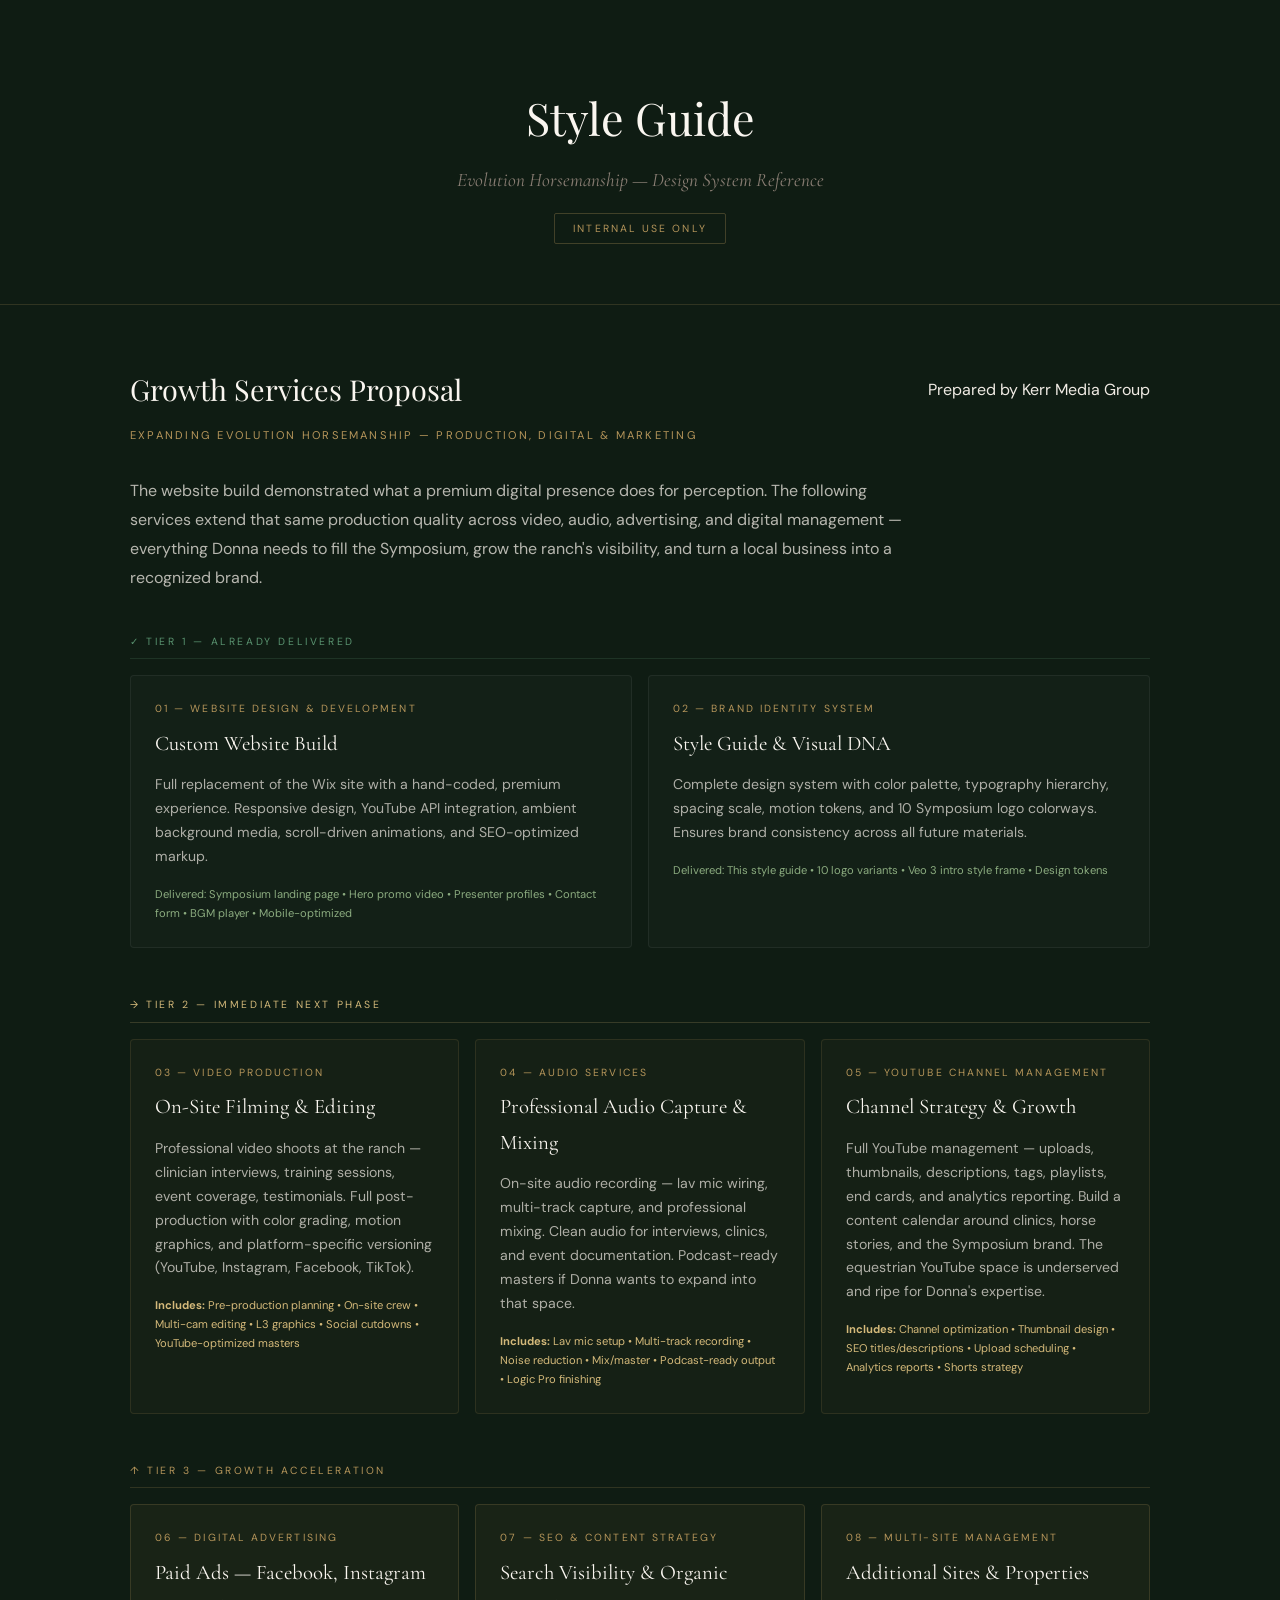
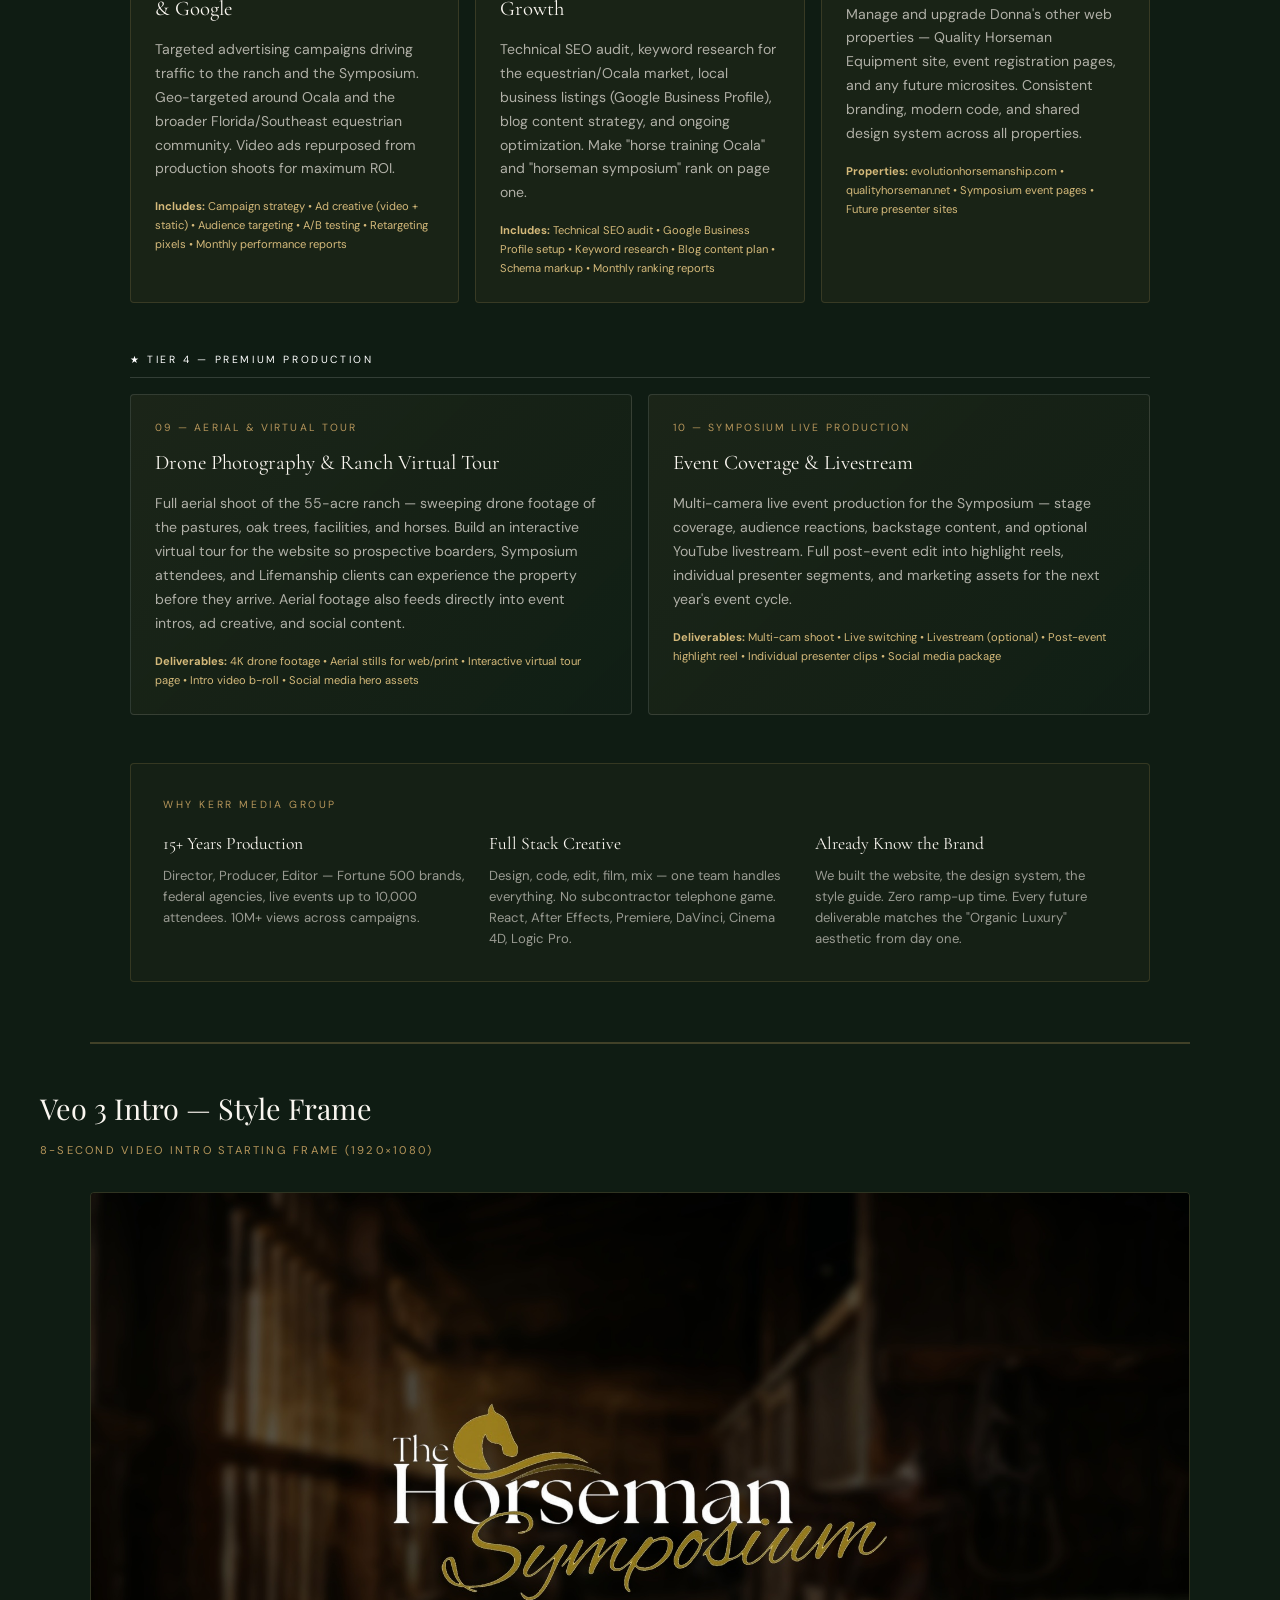
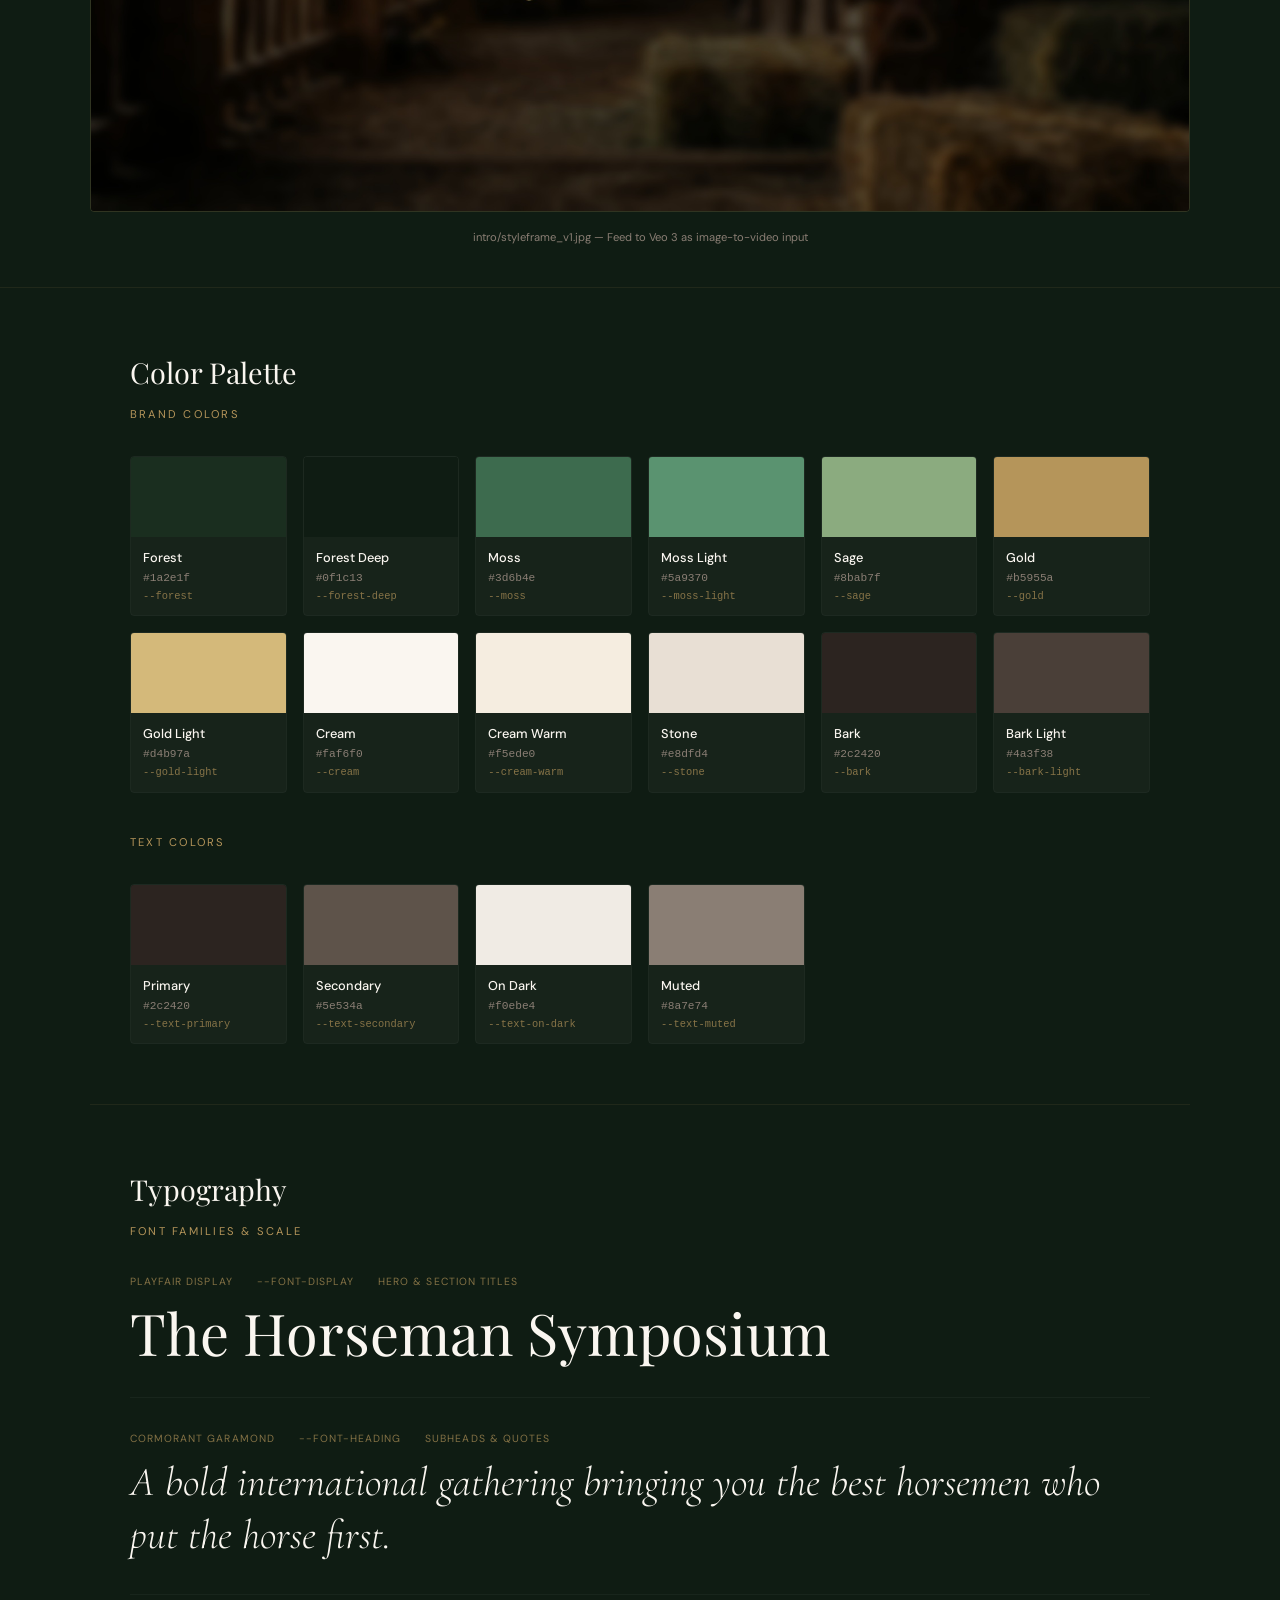
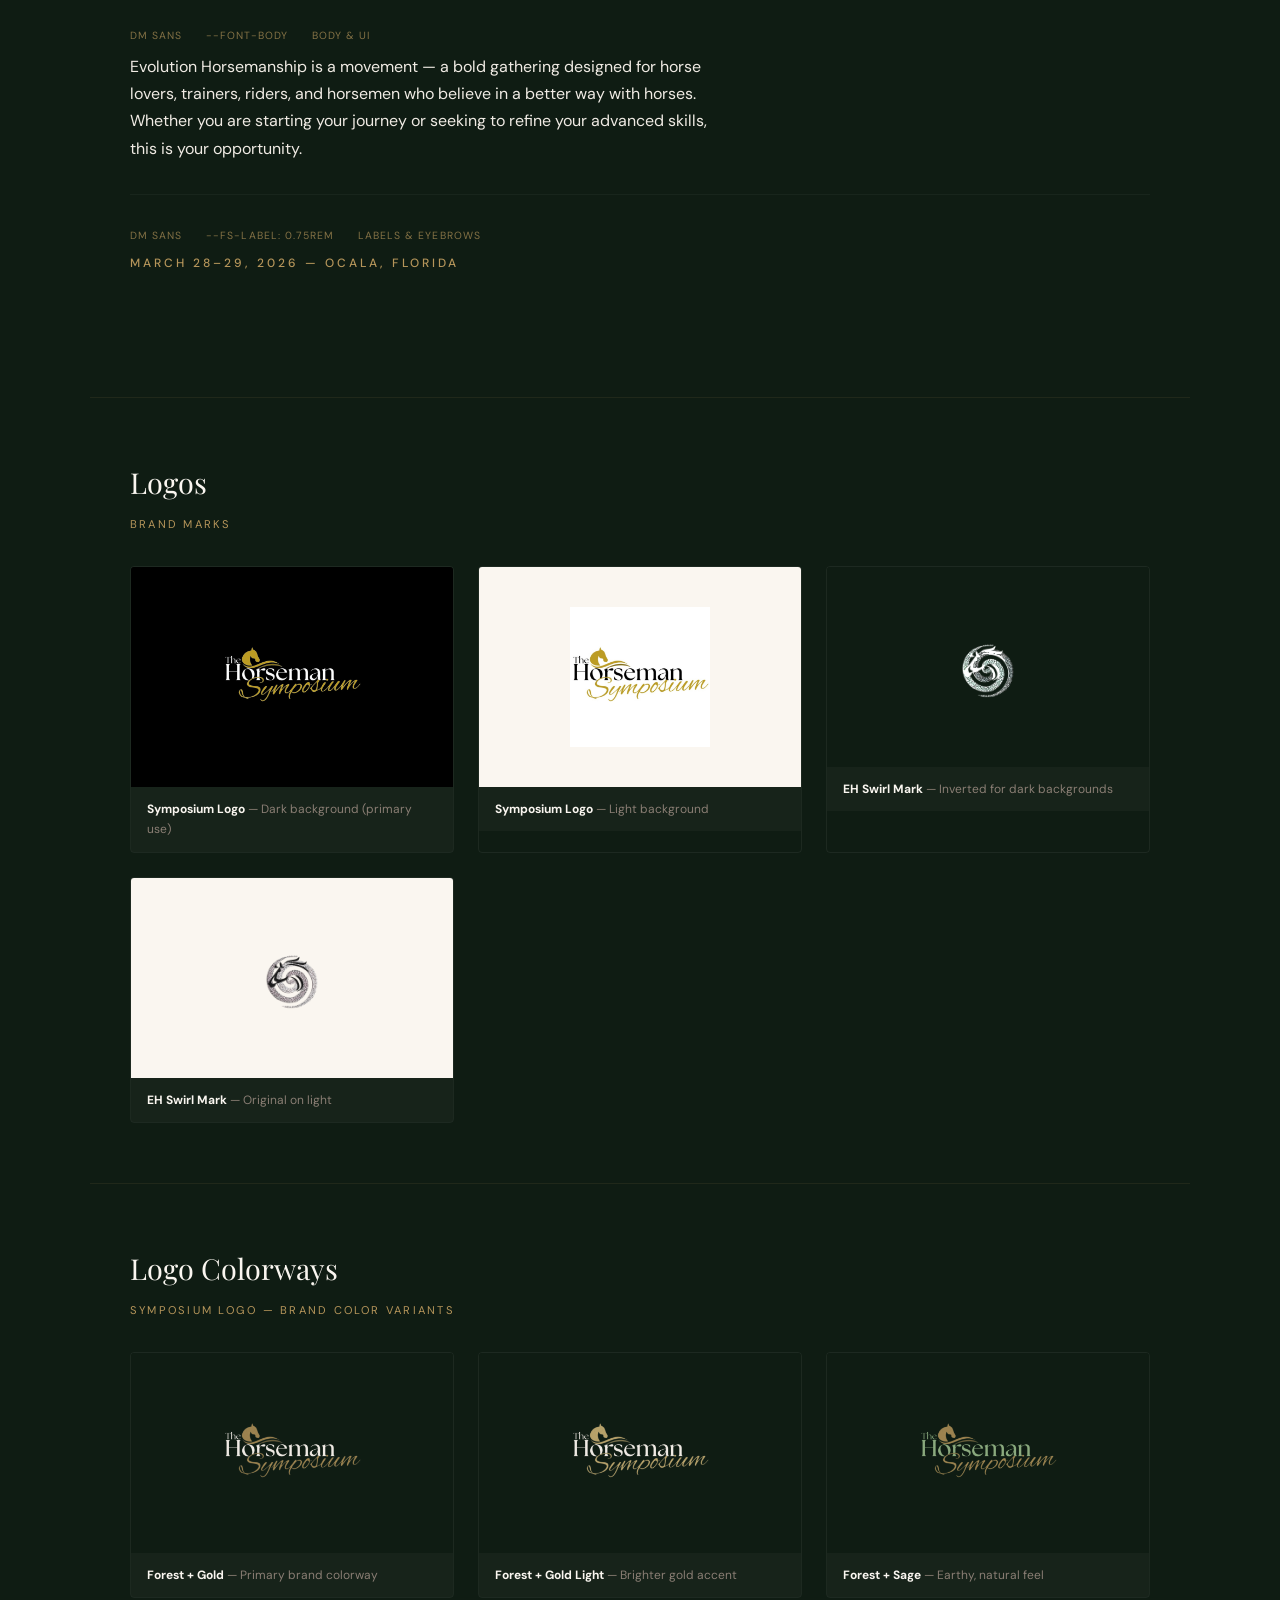
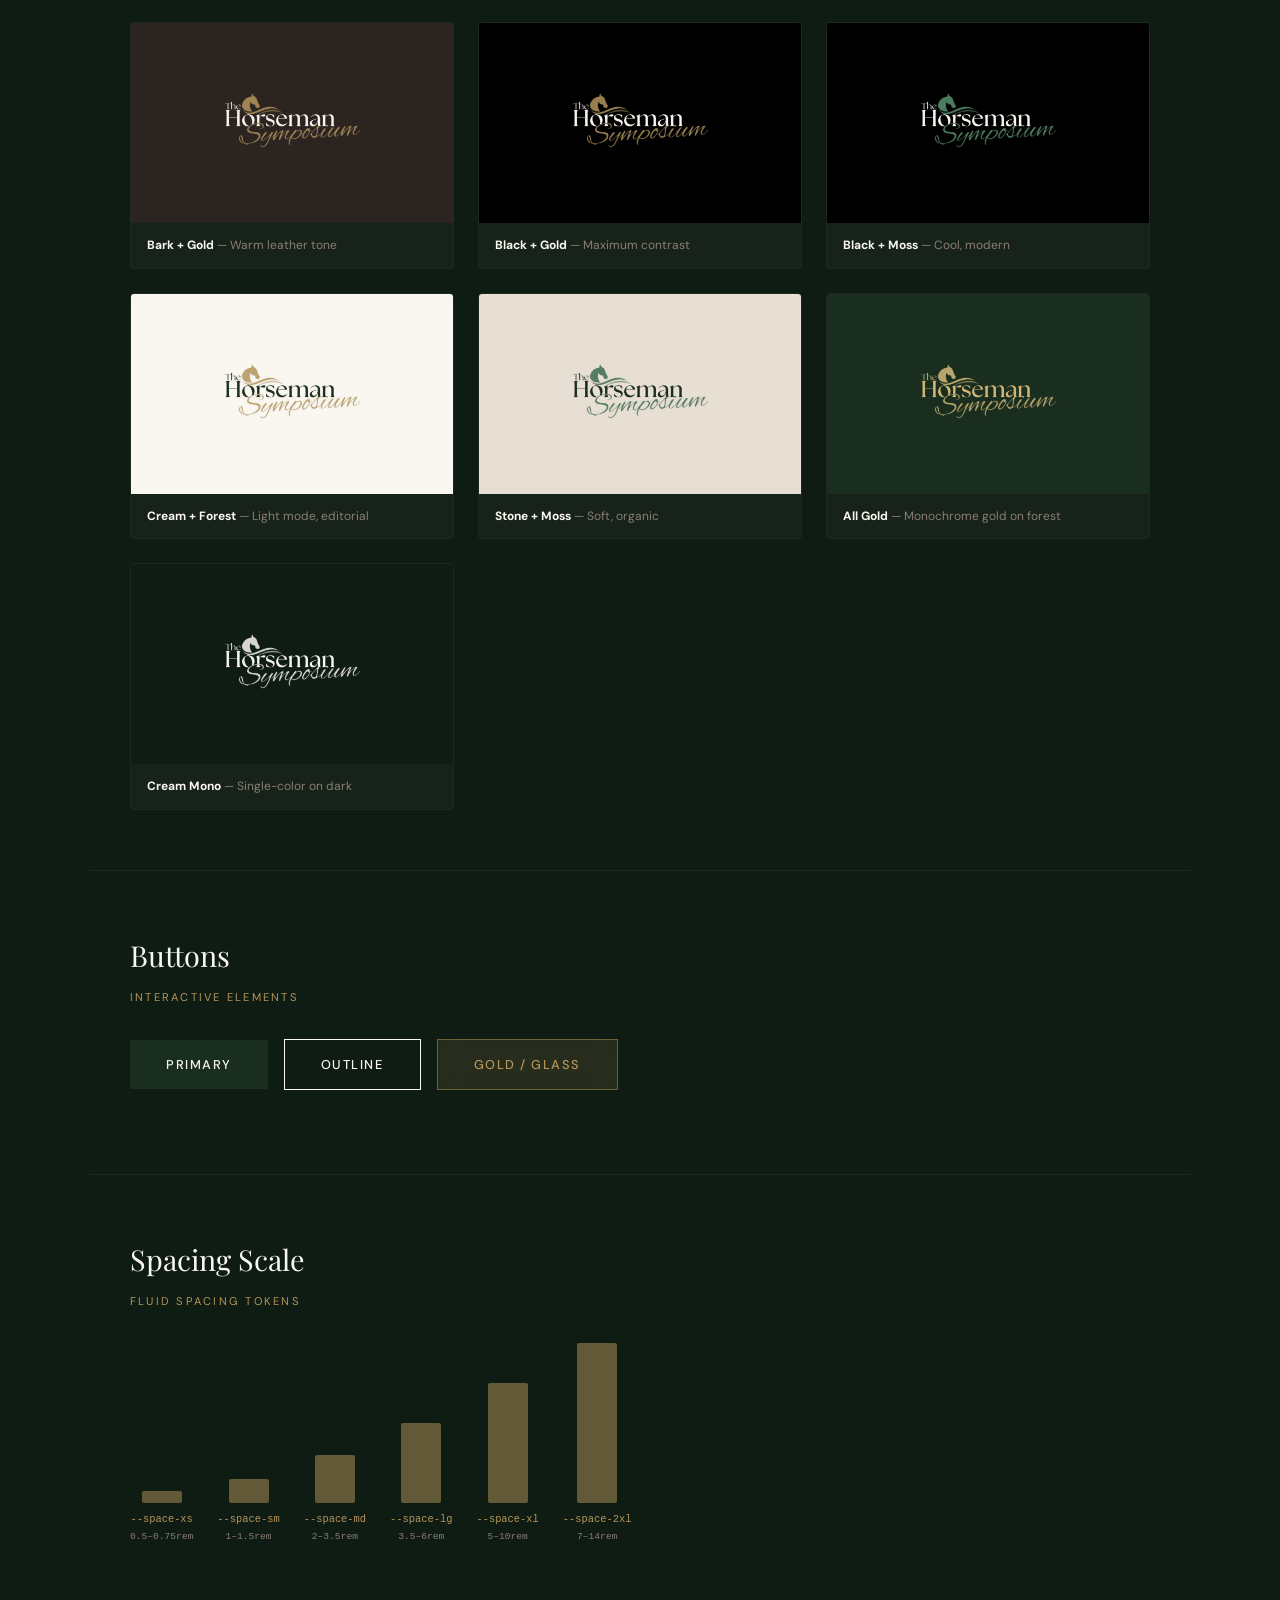
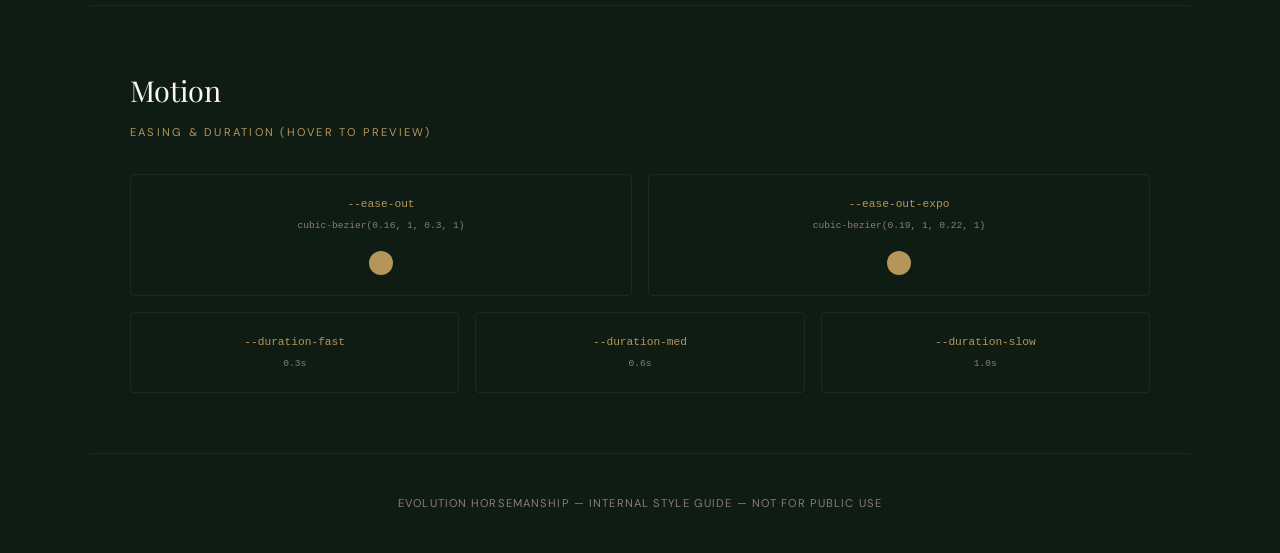
<file: src/styleguide.html>
<!DOCTYPE html>
<html lang="en">
<head>
<meta charset="UTF-8">
<meta name="viewport" content="width=device-width, initial-scale=1.0">
<title>Style Guide — Evolution Horsemanship (Internal)</title>
<link href="https://fonts.googleapis.com/css2?family=Cormorant+Garamond:ital,wght@0,300;0,400;0,500;0,600;0,700;1,300;1,400&family=DM+Sans:ital,wght@0,300;0,400;0,500;0,700;1,400&family=Playfair+Display:ital,wght@0,400;0,500;0,600;0,700;0,800;1,400;1,500&family=Great+Vibes&display=swap" rel="stylesheet">
<style>
:root {
  --forest: #1a2e1f; --forest-deep: #0f1c13; --moss: #3d6b4e; --moss-light: #5a9370;
  --sage: #8bab7f; --gold: #b5955a; --gold-light: #d4b97a; --cream: #faf6f0;
  --cream-warm: #f5ede0; --stone: #e8dfd4; --bark: #2c2420; --bark-light: #4a3f38;
  --text-primary: #2c2420; --text-secondary: #5e534a; --text-on-dark: #f0ebe4; --text-muted: #8a7e74;
  --font-display: 'Playfair Display', Georgia, serif;
  --font-heading: 'Cormorant Garamond', Georgia, serif;
  --font-body: 'DM Sans', -apple-system, sans-serif;
}
*, *::before, *::after { margin:0; padding:0; box-sizing:border-box; }
html { background: var(--forest-deep); }
body { font-family: var(--font-body); color: var(--text-on-dark); line-height:1.7; padding:0; }

.sg-header { text-align:center; padding:80px 40px 60px; border-bottom:1px solid rgba(181,149,90,0.2); }
.sg-header h1 { font-family:var(--font-display); font-size:2.8rem; font-weight:400; color:var(--cream); margin-bottom:8px; }
.sg-header p { font-family:var(--font-heading); font-size:1.2rem; font-style:italic; color:var(--text-muted); }
.sg-header .badge { display:inline-block; margin-top:16px; padding:6px 18px; font-size:0.65rem; letter-spacing:0.2em; text-transform:uppercase; border:1px solid rgba(181,149,90,0.3); color:var(--gold); border-radius:2px; }

.sg-section { max-width:1100px; margin:0 auto; padding:60px 40px; border-bottom:1px solid rgba(181,149,90,0.1); }
.sg-section h2 { font-family:var(--font-display); font-size:1.8rem; font-weight:400; color:var(--cream); margin-bottom:8px; }
.sg-section .section-sub { font-size:0.7rem; letter-spacing:0.2em; text-transform:uppercase; color:var(--gold); margin-bottom:32px; }

/* Colors */
.color-grid { display:grid; grid-template-columns:repeat(auto-fill, minmax(140px,1fr)); gap:16px; }
.color-card { border-radius:4px; overflow:hidden; border:1px solid rgba(255,255,255,0.06); }
.color-swatch { height:80px; }
.color-info { padding:10px 12px; background:rgba(255,255,255,0.03); }
.color-info .name { font-size:0.8rem; font-weight:500; color:var(--cream); }
.color-info .hex { font-size:0.7rem; color:var(--text-muted); font-family:monospace; }
.color-info .var { font-size:0.65rem; color:var(--gold); opacity:0.7; font-family:monospace; }

/* Typography */
.type-row { margin-bottom:32px; padding-bottom:32px; border-bottom:1px solid rgba(255,255,255,0.04); }
.type-row:last-child { border-bottom:none; }
.type-meta { display:flex; gap:24px; margin-bottom:8px; flex-wrap:wrap; }
.type-meta span { font-size:0.65rem; letter-spacing:0.1em; text-transform:uppercase; color:var(--gold); opacity:0.7; }
.type-sample-display { font-family:var(--font-display); font-size:clamp(2.4rem,4.5vw,4.2rem); font-weight:400; color:var(--cream); line-height:1.15; }
.type-sample-heading { font-family:var(--font-heading); font-size:clamp(1.8rem,3.2vw,3rem); font-weight:300; font-style:italic; color:var(--cream); line-height:1.3; }
.type-sample-body { font-family:var(--font-body); font-size:1rem; color:var(--text-on-dark); line-height:1.7; max-width:600px; }
.type-sample-label { font-family:var(--font-body); font-size:0.75rem; font-weight:500; letter-spacing:0.25em; text-transform:uppercase; color:var(--gold); }

/* Logos */
.logo-grid { display:grid; grid-template-columns:repeat(auto-fit, minmax(280px,1fr)); gap:24px; }
.logo-card { border:1px solid rgba(255,255,255,0.06); border-radius:4px; overflow:hidden; }
.logo-card .preview { padding:40px; display:flex; align-items:center; justify-content:center; min-height:200px; }
.logo-card .preview img { max-height:140px; width:auto; }
.logo-card .preview.dark { background:#000; }
.logo-card .preview.light { background:var(--cream); }
.logo-card .caption { padding:12px 16px; background:rgba(255,255,255,0.03); font-size:0.75rem; color:var(--text-muted); }
.logo-card .caption strong { color:var(--cream); }

/* Spacing */
.spacing-demo { display:flex; flex-wrap:wrap; gap:24px; align-items:flex-end; }
.spacing-item { text-align:center; }
.spacing-bar { background:var(--gold); opacity:0.5; width:40px; margin:0 auto 8px; border-radius:2px; }
.spacing-item .name { font-size:0.65rem; color:var(--gold); font-family:monospace; }
.spacing-item .val { font-size:0.6rem; color:var(--text-muted); font-family:monospace; }

/* Buttons */
.btn-row { display:flex; flex-wrap:wrap; gap:16px; align-items:center; margin-bottom:24px; }
.demo-btn { display:inline-flex; align-items:center; gap:8px; font-family:var(--font-body); font-size:0.8rem; font-weight:500; letter-spacing:0.12em; text-transform:uppercase; padding:14px 36px; cursor:pointer; border:none; transition:all 0.3s ease; text-decoration:none; }
.demo-btn.primary { background:var(--forest); color:var(--cream); }
.demo-btn.primary:hover { background:var(--moss); }
.demo-btn.outline { background:transparent; border:1px solid var(--forest); color:var(--cream); border-color:var(--cream); }
.demo-btn.outline:hover { background:var(--cream); color:var(--forest); }
.demo-btn.gold { background:rgba(181,149,90,0.15); border:1px solid rgba(181,149,90,0.5); color:var(--gold); backdrop-filter:blur(12px); }
.demo-btn.gold:hover { background:rgba(181,149,90,0.3); color:#fff; }

/* Motion */
.motion-grid { display:grid; grid-template-columns:repeat(auto-fit, minmax(200px,1fr)); gap:16px; }
.motion-card { padding:20px; border:1px solid rgba(255,255,255,0.06); border-radius:4px; text-align:center; }
.motion-card .name { font-size:0.7rem; color:var(--gold); font-family:monospace; margin-bottom:4px; }
.motion-card .val { font-size:0.6rem; color:var(--text-muted); font-family:monospace; }
.motion-ball { width:24px; height:24px; border-radius:50%; background:var(--gold); margin:16px auto 0; }
.motion-card:hover .ball-ease { animation: demoEase 0.6s cubic-bezier(0.16,1,0.3,1) forwards; }
.motion-card:hover .ball-expo { animation: demoEase 0.6s cubic-bezier(0.19,1,0.22,1) forwards; }
@keyframes demoEase { 0%{transform:translateX(-40px)} 100%{transform:translateX(40px)} }
</style>
</head>
<body>

<div class="sg-header">
  <h1>Style Guide</h1>
  <p>Evolution Horsemanship — Design System Reference</p>
  <div class="badge">Internal Use Only</div>
</div>

<!-- ===== SERVICES PROPOSAL / PITCH DECK ===== -->
<div class="sg-section" style="border-bottom:2px solid rgba(181,149,90,0.3);">
  <div style="display:flex; align-items:center; justify-content:space-between; flex-wrap:wrap; gap:16px; margin-bottom:12px;">
    <h2 style="margin:0;">Growth Services Proposal</h2>
    <div class="badge" style="margin:0;">Prepared by Kerr Media Group</div>
  </div>
  <div class="section-sub">Expanding Evolution Horsemanship — Production, Digital & Marketing</div>
  <p style="color:var(--text-on-dark); opacity:0.75; max-width:800px; margin-bottom:40px; line-height:1.8;">
    The website build demonstrated what a premium digital presence does for perception. The following services extend that same production quality across video, audio, advertising, and digital management — everything Donna needs to fill the Symposium, grow the ranch's visibility, and turn a local business into a recognized brand.
  </p>

  <!-- TIER 1: DELIVERED -->
  <div style="margin-bottom:48px;">
    <div style="font-size:0.65rem; letter-spacing:0.25em; text-transform:uppercase; color:var(--moss-light); margin-bottom:16px; padding-bottom:8px; border-bottom:1px solid rgba(90,147,112,0.2);">✓ Tier 1 — Already Delivered</div>
    <div style="display:grid; grid-template-columns:repeat(auto-fit, minmax(300px,1fr)); gap:16px;">

      <div style="border:1px solid rgba(255,255,255,0.06); border-radius:4px; padding:24px; background:rgba(255,255,255,0.02);">
        <div style="font-size:0.65rem; letter-spacing:0.2em; text-transform:uppercase; color:var(--gold); margin-bottom:8px;">01 — Website Design & Development</div>
        <div style="font-family:var(--font-heading); font-size:1.3rem; color:var(--cream); margin-bottom:12px;">Custom Website Build</div>
        <p style="font-size:0.88rem; color:var(--text-on-dark); opacity:0.7; line-height:1.7; margin-bottom:16px;">
          Full replacement of the Wix site with a hand-coded, premium experience. Responsive design, YouTube API integration, ambient background media, scroll-driven animations, and SEO-optimized markup.
        </p>
        <div style="font-size:0.7rem; color:var(--sage);">Delivered: Symposium landing page &bull; Hero promo video &bull; Presenter profiles &bull; Contact form &bull; BGM player &bull; Mobile-optimized</div>
      </div>

      <div style="border:1px solid rgba(255,255,255,0.06); border-radius:4px; padding:24px; background:rgba(255,255,255,0.02);">
        <div style="font-size:0.65rem; letter-spacing:0.2em; text-transform:uppercase; color:var(--gold); margin-bottom:8px;">02 — Brand Identity System</div>
        <div style="font-family:var(--font-heading); font-size:1.3rem; color:var(--cream); margin-bottom:12px;">Style Guide & Visual DNA</div>
        <p style="font-size:0.88rem; color:var(--text-on-dark); opacity:0.7; line-height:1.7; margin-bottom:16px;">
          Complete design system with color palette, typography hierarchy, spacing scale, motion tokens, and 10 Symposium logo colorways. Ensures brand consistency across all future materials.
        </p>
        <div style="font-size:0.7rem; color:var(--sage);">Delivered: This style guide &bull; 10 logo variants &bull; Veo 3 intro style frame &bull; Design tokens</div>
      </div>

    </div>
  </div>

  <!-- TIER 2: NEXT PHASE -->
  <div style="margin-bottom:48px;">
    <div style="font-size:0.65rem; letter-spacing:0.25em; text-transform:uppercase; color:var(--gold-light); margin-bottom:16px; padding-bottom:8px; border-bottom:1px solid rgba(212,185,122,0.2);">→ Tier 2 — Immediate Next Phase</div>
    <div style="display:grid; grid-template-columns:repeat(auto-fit, minmax(300px,1fr)); gap:16px;">

      <div style="border:1px solid rgba(181,149,90,0.15); border-radius:4px; padding:24px; background:rgba(181,149,90,0.04);">
        <div style="font-size:0.65rem; letter-spacing:0.2em; text-transform:uppercase; color:var(--gold); margin-bottom:8px;">03 — Video Production</div>
        <div style="font-family:var(--font-heading); font-size:1.3rem; color:var(--cream); margin-bottom:12px;">On-Site Filming & Editing</div>
        <p style="font-size:0.88rem; color:var(--text-on-dark); opacity:0.7; line-height:1.7; margin-bottom:16px;">
          Professional video shoots at the ranch — clinician interviews, training sessions, event coverage, testimonials. Full post-production with color grading, motion graphics, and platform-specific versioning (YouTube, Instagram, Facebook, TikTok).
        </p>
        <div style="font-size:0.7rem; color:var(--gold-light);">
          <strong>Includes:</strong> Pre-production planning &bull; On-site crew &bull; Multi-cam editing &bull; L3 graphics &bull; Social cutdowns &bull; YouTube-optimized masters
        </div>
      </div>

      <div style="border:1px solid rgba(181,149,90,0.15); border-radius:4px; padding:24px; background:rgba(181,149,90,0.04);">
        <div style="font-size:0.65rem; letter-spacing:0.2em; text-transform:uppercase; color:var(--gold); margin-bottom:8px;">04 — Audio Services</div>
        <div style="font-family:var(--font-heading); font-size:1.3rem; color:var(--cream); margin-bottom:12px;">Professional Audio Capture & Mixing</div>
        <p style="font-size:0.88rem; color:var(--text-on-dark); opacity:0.7; line-height:1.7; margin-bottom:16px;">
          On-site audio recording — lav mic wiring, multi-track capture, and professional mixing. Clean audio for interviews, clinics, and event documentation. Podcast-ready masters if Donna wants to expand into that space.
        </p>
        <div style="font-size:0.7rem; color:var(--gold-light);">
          <strong>Includes:</strong> Lav mic setup &bull; Multi-track recording &bull; Noise reduction &bull; Mix/master &bull; Podcast-ready output &bull; Logic Pro finishing
        </div>
      </div>

      <div style="border:1px solid rgba(181,149,90,0.15); border-radius:4px; padding:24px; background:rgba(181,149,90,0.04);">
        <div style="font-size:0.65rem; letter-spacing:0.2em; text-transform:uppercase; color:var(--gold); margin-bottom:8px;">05 — YouTube Channel Management</div>
        <div style="font-family:var(--font-heading); font-size:1.3rem; color:var(--cream); margin-bottom:12px;">Channel Strategy & Growth</div>
        <p style="font-size:0.88rem; color:var(--text-on-dark); opacity:0.7; line-height:1.7; margin-bottom:16px;">
          Full YouTube management — uploads, thumbnails, descriptions, tags, playlists, end cards, and analytics reporting. Build a content calendar around clinics, horse stories, and the Symposium brand. The equestrian YouTube space is underserved and ripe for Donna's expertise.
        </p>
        <div style="font-size:0.7rem; color:var(--gold-light);">
          <strong>Includes:</strong> Channel optimization &bull; Thumbnail design &bull; SEO titles/descriptions &bull; Upload scheduling &bull; Analytics reports &bull; Shorts strategy
        </div>
      </div>

    </div>
  </div>

  <!-- TIER 3: GROWTH -->
  <div style="margin-bottom:48px;">
    <div style="font-size:0.65rem; letter-spacing:0.25em; text-transform:uppercase; color:var(--gold); margin-bottom:16px; padding-bottom:8px; border-bottom:1px solid rgba(181,149,90,0.2);">↑ Tier 3 — Growth Acceleration</div>
    <div style="display:grid; grid-template-columns:repeat(auto-fit, minmax(300px,1fr)); gap:16px;">

      <div style="border:1px solid rgba(181,149,90,0.2); border-radius:4px; padding:24px; background:rgba(181,149,90,0.06);">
        <div style="font-size:0.65rem; letter-spacing:0.2em; text-transform:uppercase; color:var(--gold); margin-bottom:8px;">06 — Digital Advertising</div>
        <div style="font-family:var(--font-heading); font-size:1.3rem; color:var(--cream); margin-bottom:12px;">Paid Ads — Facebook, Instagram & Google</div>
        <p style="font-size:0.88rem; color:var(--text-on-dark); opacity:0.7; line-height:1.7; margin-bottom:16px;">
          Targeted advertising campaigns driving traffic to the ranch and the Symposium. Geo-targeted around Ocala and the broader Florida/Southeast equestrian community. Video ads repurposed from production shoots for maximum ROI.
        </p>
        <div style="font-size:0.7rem; color:var(--gold-light);">
          <strong>Includes:</strong> Campaign strategy &bull; Ad creative (video + static) &bull; Audience targeting &bull; A/B testing &bull; Retargeting pixels &bull; Monthly performance reports
        </div>
      </div>

      <div style="border:1px solid rgba(181,149,90,0.2); border-radius:4px; padding:24px; background:rgba(181,149,90,0.06);">
        <div style="font-size:0.65rem; letter-spacing:0.2em; text-transform:uppercase; color:var(--gold); margin-bottom:8px;">07 — SEO & Content Strategy</div>
        <div style="font-family:var(--font-heading); font-size:1.3rem; color:var(--cream); margin-bottom:12px;">Search Visibility & Organic Growth</div>
        <p style="font-size:0.88rem; color:var(--text-on-dark); opacity:0.7; line-height:1.7; margin-bottom:16px;">
          Technical SEO audit, keyword research for the equestrian/Ocala market, local business listings (Google Business Profile), blog content strategy, and ongoing optimization. Make "horse training Ocala" and "horseman symposium" rank on page one.
        </p>
        <div style="font-size:0.7rem; color:var(--gold-light);">
          <strong>Includes:</strong> Technical SEO audit &bull; Google Business Profile setup &bull; Keyword research &bull; Blog content plan &bull; Schema markup &bull; Monthly ranking reports
        </div>
      </div>

      <div style="border:1px solid rgba(181,149,90,0.2); border-radius:4px; padding:24px; background:rgba(181,149,90,0.06);">
        <div style="font-size:0.65rem; letter-spacing:0.2em; text-transform:uppercase; color:var(--gold); margin-bottom:8px;">08 — Multi-Site Management</div>
        <div style="font-family:var(--font-heading); font-size:1.3rem; color:var(--cream); margin-bottom:12px;">Additional Sites & Properties</div>
        <p style="font-size:0.88rem; color:var(--text-on-dark); opacity:0.7; line-height:1.7; margin-bottom:16px;">
          Manage and upgrade Donna's other web properties — Quality Horseman Equipment site, event registration pages, and any future microsites. Consistent branding, modern code, and shared design system across all properties.
        </p>
        <div style="font-size:0.7rem; color:var(--gold-light);">
          <strong>Properties:</strong> evolutionhorsemanship.com &bull; qualityhorseman.net &bull; Symposium event pages &bull; Future presenter sites
        </div>
      </div>

    </div>
  </div>

  <!-- TIER 4: PREMIUM -->
  <div style="margin-bottom:24px;">
    <div style="font-size:0.65rem; letter-spacing:0.25em; text-transform:uppercase; color:#fff; margin-bottom:16px; padding-bottom:8px; border-bottom:1px solid rgba(255,255,255,0.15);">★ Tier 4 — Premium Production</div>
    <div style="display:grid; grid-template-columns:repeat(auto-fit, minmax(300px,1fr)); gap:16px;">

      <div style="border:1px solid rgba(255,255,255,0.12); border-radius:4px; padding:24px; background:linear-gradient(135deg, rgba(181,149,90,0.08), rgba(26,46,31,0.15));">
        <div style="font-size:0.65rem; letter-spacing:0.2em; text-transform:uppercase; color:var(--gold); margin-bottom:8px;">09 — Aerial & Virtual Tour</div>
        <div style="font-family:var(--font-heading); font-size:1.3rem; color:var(--cream); margin-bottom:12px;">Drone Photography & Ranch Virtual Tour</div>
        <p style="font-size:0.88rem; color:var(--text-on-dark); opacity:0.7; line-height:1.7; margin-bottom:16px;">
          Full aerial shoot of the 55-acre ranch — sweeping drone footage of the pastures, oak trees, facilities, and horses. Build an interactive virtual tour for the website so prospective boarders, Symposium attendees, and Lifemanship clients can experience the property before they arrive. Aerial footage also feeds directly into event intros, ad creative, and social content.
        </p>
        <div style="font-size:0.7rem; color:var(--gold-light);">
          <strong>Deliverables:</strong> 4K drone footage &bull; Aerial stills for web/print &bull; Interactive virtual tour page &bull; Intro video b-roll &bull; Social media hero assets
        </div>
      </div>

      <div style="border:1px solid rgba(255,255,255,0.12); border-radius:4px; padding:24px; background:linear-gradient(135deg, rgba(181,149,90,0.08), rgba(26,46,31,0.15));">
        <div style="font-size:0.65rem; letter-spacing:0.2em; text-transform:uppercase; color:var(--gold); margin-bottom:8px;">10 — Symposium Live Production</div>
        <div style="font-family:var(--font-heading); font-size:1.3rem; color:var(--cream); margin-bottom:12px;">Event Coverage & Livestream</div>
        <p style="font-size:0.88rem; color:var(--text-on-dark); opacity:0.7; line-height:1.7; margin-bottom:16px;">
          Multi-camera live event production for the Symposium — stage coverage, audience reactions, backstage content, and optional YouTube livestream. Full post-event edit into highlight reels, individual presenter segments, and marketing assets for the next year's event cycle.
        </p>
        <div style="font-size:0.7rem; color:var(--gold-light);">
          <strong>Deliverables:</strong> Multi-cam shoot &bull; Live switching &bull; Livestream (optional) &bull; Post-event highlight reel &bull; Individual presenter clips &bull; Social media package
        </div>
      </div>

    </div>
  </div>

  <!-- WHY US -->
  <div style="margin-top:48px; padding:32px; border:1px solid rgba(181,149,90,0.2); border-radius:4px; background:rgba(181,149,90,0.04);">
    <div style="font-size:0.65rem; letter-spacing:0.25em; text-transform:uppercase; color:var(--gold); margin-bottom:16px;">Why Kerr Media Group</div>
    <div style="display:grid; grid-template-columns:repeat(auto-fit, minmax(220px,1fr)); gap:24px;">
      <div>
        <div style="font-family:var(--font-heading); font-size:1.1rem; color:var(--cream); margin-bottom:6px;">15+ Years Production</div>
        <p style="font-size:0.82rem; color:var(--text-on-dark); opacity:0.6; line-height:1.6;">
          Director, Producer, Editor — Fortune 500 brands, federal agencies, live events up to 10,000 attendees. 10M+ views across campaigns.
        </p>
      </div>
      <div>
        <div style="font-family:var(--font-heading); font-size:1.1rem; color:var(--cream); margin-bottom:6px;">Full Stack Creative</div>
        <p style="font-size:0.82rem; color:var(--text-on-dark); opacity:0.6; line-height:1.6;">
          Design, code, edit, film, mix — one team handles everything. No subcontractor telephone game. React, After Effects, Premiere, DaVinci, Cinema 4D, Logic Pro.
        </p>
      </div>
      <div>
        <div style="font-family:var(--font-heading); font-size:1.1rem; color:var(--cream); margin-bottom:6px;">Already Know the Brand</div>
        <p style="font-size:0.82rem; color:var(--text-on-dark); opacity:0.6; line-height:1.6;">
          We built the website, the design system, the style guide. Zero ramp-up time. Every future deliverable matches the "Organic Luxury" aesthetic from day one.
        </p>
      </div>
    </div>
  </div>
</div>

<div class="sg-section" style="max-width:100%; padding:40px;">
  <h2>Veo 3 Intro — Style Frame</h2>
  <div class="section-sub">8-Second Video Intro Starting Frame (1920×1080)</div>
  <div style="border:1px solid rgba(181,149,90,0.2); border-radius:4px; overflow:hidden; max-width:1100px; margin:0 auto;">
    <img src="images/styleframe_v1.jpg" alt="Intro Style Frame" style="width:100%; display:block;">
  </div>
  <div style="text-align:center; margin-top:16px; font-size:0.7rem; color:var(--text-muted);">intro/styleframe_v1.jpg — Feed to Veo 3 as image-to-video input</div>
</div>

<!-- COLORS -->
<div class="sg-section">
  <h2>Color Palette</h2>
  <div class="section-sub">Brand Colors</div>
  <div class="color-grid">
    <div class="color-card"><div class="color-swatch" style="background:#1a2e1f"></div><div class="color-info"><div class="name">Forest</div><div class="hex">#1a2e1f</div><div class="var">--forest</div></div></div>
    <div class="color-card"><div class="color-swatch" style="background:#0f1c13"></div><div class="color-info"><div class="name">Forest Deep</div><div class="hex">#0f1c13</div><div class="var">--forest-deep</div></div></div>
    <div class="color-card"><div class="color-swatch" style="background:#3d6b4e"></div><div class="color-info"><div class="name">Moss</div><div class="hex">#3d6b4e</div><div class="var">--moss</div></div></div>
    <div class="color-card"><div class="color-swatch" style="background:#5a9370"></div><div class="color-info"><div class="name">Moss Light</div><div class="hex">#5a9370</div><div class="var">--moss-light</div></div></div>
    <div class="color-card"><div class="color-swatch" style="background:#8bab7f"></div><div class="color-info"><div class="name">Sage</div><div class="hex">#8bab7f</div><div class="var">--sage</div></div></div>
    <div class="color-card"><div class="color-swatch" style="background:#b5955a"></div><div class="color-info"><div class="name">Gold</div><div class="hex">#b5955a</div><div class="var">--gold</div></div></div>
    <div class="color-card"><div class="color-swatch" style="background:#d4b97a"></div><div class="color-info"><div class="name">Gold Light</div><div class="hex">#d4b97a</div><div class="var">--gold-light</div></div></div>
    <div class="color-card"><div class="color-swatch" style="background:#faf6f0"></div><div class="color-info"><div class="name">Cream</div><div class="hex">#faf6f0</div><div class="var">--cream</div></div></div>
    <div class="color-card"><div class="color-swatch" style="background:#f5ede0"></div><div class="color-info"><div class="name">Cream Warm</div><div class="hex">#f5ede0</div><div class="var">--cream-warm</div></div></div>
    <div class="color-card"><div class="color-swatch" style="background:#e8dfd4"></div><div class="color-info"><div class="name">Stone</div><div class="hex">#e8dfd4</div><div class="var">--stone</div></div></div>
    <div class="color-card"><div class="color-swatch" style="background:#2c2420"></div><div class="color-info"><div class="name">Bark</div><div class="hex">#2c2420</div><div class="var">--bark</div></div></div>
    <div class="color-card"><div class="color-swatch" style="background:#4a3f38"></div><div class="color-info"><div class="name">Bark Light</div><div class="hex">#4a3f38</div><div class="var">--bark-light</div></div></div>
  </div>

  <div class="section-sub" style="margin-top:40px">Text Colors</div>
  <div class="color-grid">
    <div class="color-card"><div class="color-swatch" style="background:#2c2420"></div><div class="color-info"><div class="name">Primary</div><div class="hex">#2c2420</div><div class="var">--text-primary</div></div></div>
    <div class="color-card"><div class="color-swatch" style="background:#5e534a"></div><div class="color-info"><div class="name">Secondary</div><div class="hex">#5e534a</div><div class="var">--text-secondary</div></div></div>
    <div class="color-card"><div class="color-swatch" style="background:#f0ebe4"></div><div class="color-info"><div class="name">On Dark</div><div class="hex">#f0ebe4</div><div class="var">--text-on-dark</div></div></div>
    <div class="color-card"><div class="color-swatch" style="background:#8a7e74"></div><div class="color-info"><div class="name">Muted</div><div class="hex">#8a7e74</div><div class="var">--text-muted</div></div></div>
  </div>
</div>

<!-- TYPOGRAPHY -->
<div class="sg-section">
  <h2>Typography</h2>
  <div class="section-sub">Font Families &amp; Scale</div>

  <div class="type-row">
    <div class="type-meta"><span>Playfair Display</span><span>--font-display</span><span>Hero &amp; Section Titles</span></div>
    <div class="type-sample-display">The Horseman Symposium</div>
  </div>
  <div class="type-row">
    <div class="type-meta"><span>Cormorant Garamond</span><span>--font-heading</span><span>Subheads &amp; Quotes</span></div>
    <div class="type-sample-heading">A bold international gathering bringing you the best horsemen who put the horse first.</div>
  </div>
  <div class="type-row">
    <div class="type-meta"><span>DM Sans</span><span>--font-body</span><span>Body &amp; UI</span></div>
    <div class="type-sample-body">Evolution Horsemanship is a movement — a bold gathering designed for horse lovers, trainers, riders, and horsemen who believe in a better way with horses. Whether you are starting your journey or seeking to refine your advanced skills, this is your opportunity.</div>
  </div>
  <div class="type-row">
    <div class="type-meta"><span>DM Sans</span><span>--fs-label: 0.75rem</span><span>Labels &amp; Eyebrows</span></div>
    <div class="type-sample-label">March 28–29, 2026 — Ocala, Florida</div>
  </div>
</div>

<!-- LOGOS -->
<div class="sg-section">
  <h2>Logos</h2>
  <div class="section-sub">Brand Marks</div>
  <div class="logo-grid">
    <div class="logo-card">
      <div class="preview dark"><img src="images/symposium_logo_dark.jpg" alt="Symposium Logo on Dark"></div>
      <div class="caption"><strong>Symposium Logo</strong> — Dark background (primary use)</div>
    </div>
    <div class="logo-card">
      <div class="preview light"><img src="images/symposium_logo.jpg" alt="Symposium Logo on Light"></div>
      <div class="caption"><strong>Symposium Logo</strong> — Light background</div>
    </div>
    <div class="logo-card">
      <div class="preview dark" style="background:var(--forest-deep)"><img src="images/logo.png" alt="EH Brand Mark" style="filter:invert(1) brightness(1.8); max-height:80px;"></div>
      <div class="caption"><strong>EH Swirl Mark</strong> — Inverted for dark backgrounds</div>
    </div>
    <div class="logo-card">
      <div class="preview light"><img src="images/logo.png" alt="EH Brand Mark" style="max-height:80px;"></div>
      <div class="caption"><strong>EH Swirl Mark</strong> — Original on light</div>
    </div>
  </div>
</div>

<!-- LOGO COLORWAYS -->
<div class="sg-section">
  <h2>Logo Colorways</h2>
  <div class="section-sub">Symposium Logo — Brand Color Variants</div>
  <div class="logo-grid" style="grid-template-columns:repeat(auto-fit, minmax(240px,1fr));">
    <div class="logo-card">
      <div class="preview" style="background:#0f1c13; padding:24px;"><img src="images/symposium_logo_forest_gold.jpg" alt="Forest + Gold"></div>
      <div class="caption"><strong>Forest + Gold</strong> — Primary brand colorway</div>
    </div>
    <div class="logo-card">
      <div class="preview" style="background:#0f1c13; padding:24px;"><img src="images/symposium_logo_forest_goldlight.jpg" alt="Forest + Gold Light"></div>
      <div class="caption"><strong>Forest + Gold Light</strong> — Brighter gold accent</div>
    </div>
    <div class="logo-card">
      <div class="preview" style="background:#0f1c13; padding:24px;"><img src="images/symposium_logo_forest_sage.jpg" alt="Forest + Sage"></div>
      <div class="caption"><strong>Forest + Sage</strong> — Earthy, natural feel</div>
    </div>
    <div class="logo-card">
      <div class="preview" style="background:#2c2420; padding:24px;"><img src="images/symposium_logo_bark_gold.jpg" alt="Bark + Gold"></div>
      <div class="caption"><strong>Bark + Gold</strong> — Warm leather tone</div>
    </div>
    <div class="logo-card">
      <div class="preview" style="background:#000; padding:24px;"><img src="images/symposium_logo_black_gold.jpg" alt="Black + Gold"></div>
      <div class="caption"><strong>Black + Gold</strong> — Maximum contrast</div>
    </div>
    <div class="logo-card">
      <div class="preview" style="background:#000; padding:24px;"><img src="images/symposium_logo_black_moss.jpg" alt="Black + Moss"></div>
      <div class="caption"><strong>Black + Moss</strong> — Cool, modern</div>
    </div>
    <div class="logo-card">
      <div class="preview" style="background:#faf6f0; padding:24px;"><img src="images/symposium_logo_cream_forest.jpg" alt="Cream + Forest"></div>
      <div class="caption"><strong>Cream + Forest</strong> — Light mode, editorial</div>
    </div>
    <div class="logo-card">
      <div class="preview" style="background:#e8dfd4; padding:24px;"><img src="images/symposium_logo_stone_moss.jpg" alt="Stone + Moss"></div>
      <div class="caption"><strong>Stone + Moss</strong> — Soft, organic</div>
    </div>
    <div class="logo-card">
      <div class="preview" style="background:#1a2e1f; padding:24px;"><img src="images/symposium_logo_forest_allgold.jpg" alt="All Gold"></div>
      <div class="caption"><strong>All Gold</strong> — Monochrome gold on forest</div>
    </div>
    <div class="logo-card">
      <div class="preview" style="background:#0f1c13; padding:24px;"><img src="images/symposium_logo_forest_cream.jpg" alt="Cream Mono"></div>
      <div class="caption"><strong>Cream Mono</strong> — Single-color on dark</div>
    </div>
  </div>
</div>

<!-- BUTTONS -->
<div class="sg-section">
  <h2>Buttons</h2>
  <div class="section-sub">Interactive Elements</div>
  <div class="btn-row">
    <a class="demo-btn primary" href="#">Primary</a>
    <a class="demo-btn outline" href="#">Outline</a>
    <a class="demo-btn gold" href="#">Gold / Glass</a>
  </div>
</div>

<!-- SPACING -->
<div class="sg-section">
  <h2>Spacing Scale</h2>
  <div class="section-sub">Fluid Spacing Tokens</div>
  <div class="spacing-demo">
    <div class="spacing-item"><div class="spacing-bar" style="height:12px"></div><div class="name">--space-xs</div><div class="val">0.5–0.75rem</div></div>
    <div class="spacing-item"><div class="spacing-bar" style="height:24px"></div><div class="name">--space-sm</div><div class="val">1–1.5rem</div></div>
    <div class="spacing-item"><div class="spacing-bar" style="height:48px"></div><div class="name">--space-md</div><div class="val">2–3.5rem</div></div>
    <div class="spacing-item"><div class="spacing-bar" style="height:80px"></div><div class="name">--space-lg</div><div class="val">3.5–6rem</div></div>
    <div class="spacing-item"><div class="spacing-bar" style="height:120px"></div><div class="name">--space-xl</div><div class="val">5–10rem</div></div>
    <div class="spacing-item"><div class="spacing-bar" style="height:160px"></div><div class="name">--space-2xl</div><div class="val">7–14rem</div></div>
  </div>
</div>

<!-- MOTION -->
<div class="sg-section">
  <h2>Motion</h2>
  <div class="section-sub">Easing &amp; Duration (hover to preview)</div>
  <div class="motion-grid">
    <div class="motion-card"><div class="name">--ease-out</div><div class="val">cubic-bezier(0.16, 1, 0.3, 1)</div><div class="motion-ball ball-ease"></div></div>
    <div class="motion-card"><div class="name">--ease-out-expo</div><div class="val">cubic-bezier(0.19, 1, 0.22, 1)</div><div class="motion-ball ball-expo"></div></div>
  </div>
  <div class="motion-grid" style="margin-top:16px">
    <div class="motion-card"><div class="name">--duration-fast</div><div class="val">0.3s</div></div>
    <div class="motion-card"><div class="name">--duration-med</div><div class="val">0.6s</div></div>
    <div class="motion-card"><div class="name">--duration-slow</div><div class="val">1.0s</div></div>
  </div>
</div>

<div style="text-align:center; padding:40px; color:var(--text-muted); font-size:0.7rem; letter-spacing:0.1em;">
  EVOLUTION HORSEMANSHIP — INTERNAL STYLE GUIDE — NOT FOR PUBLIC USE
</div>

</body>
</html>
</file>
